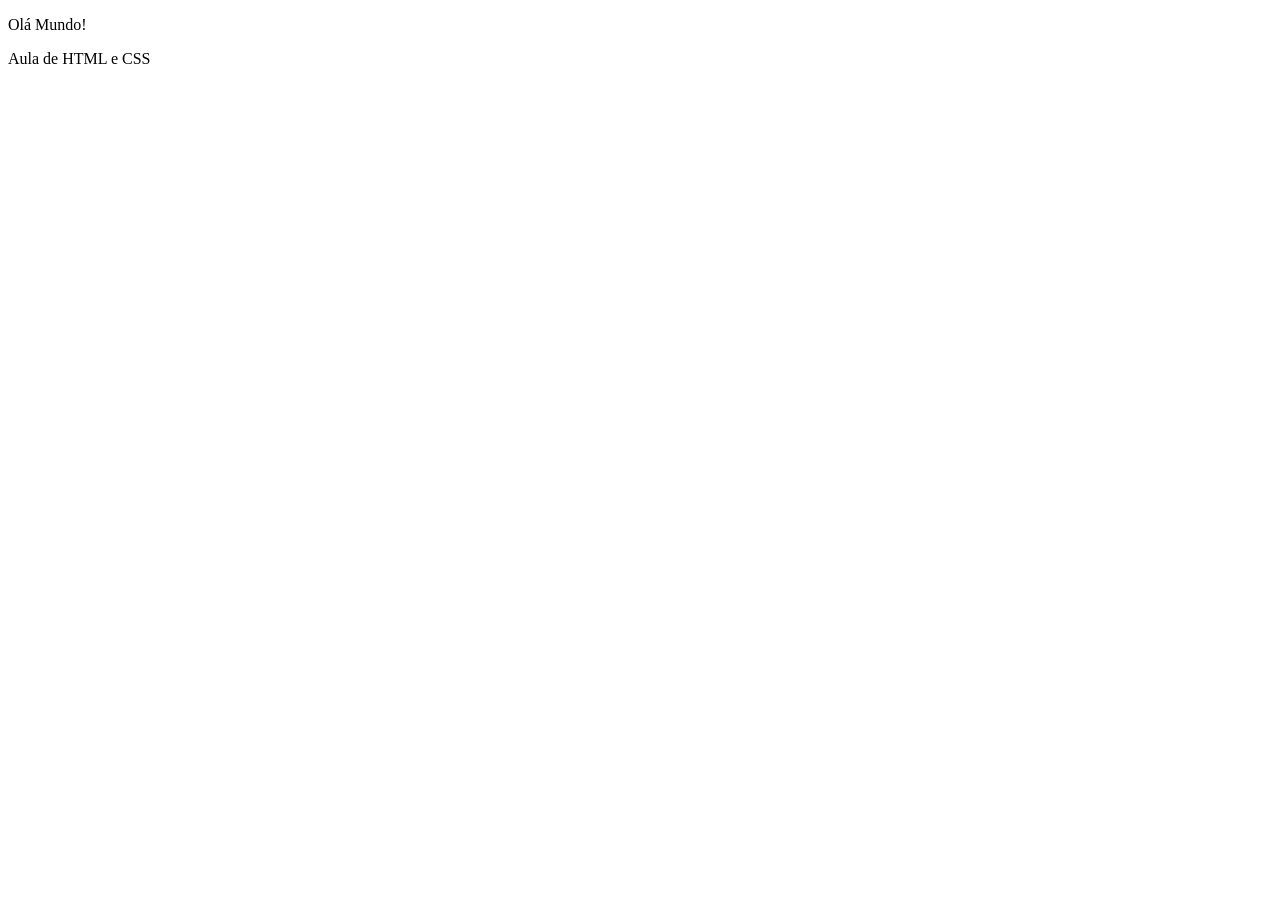
<file: Aula01/index.html>
<!DOCTYPE html>
<html lang="pt-br">
    <head>
        <meta charset="UTF-8">
        <meta name="viewport" content="width=device-width, initial-scale=1.0">
        <title>Primeiro Exemplo</title>
    </head>
    <body>
        <p>Olá Mundo!</p>
        <p>Aula de HTML e CSS</p>
    </body>
</html>
</file>
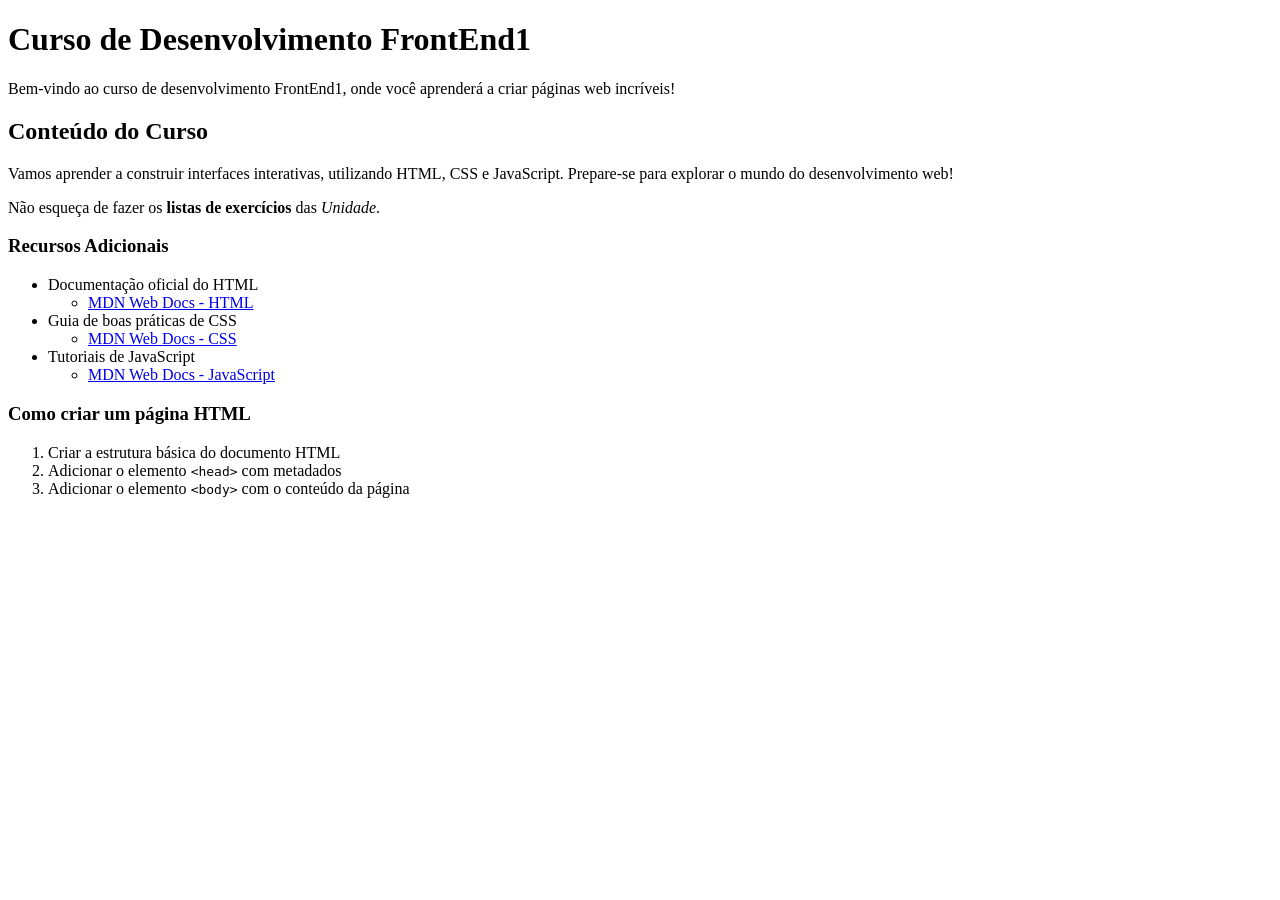
<file: Aula02/index.html>
<!-- Comentário -->
<!-- <head> <body> <p> <h1> até <h6> 
      <title> <meta> <em> 
      <ul> e <ol> <li> 
      <a> <img>-->
<!-- <!DOCTYPE html> = Declara para o navegador o uso do HTML5 -->
<!-- <html lang="pt-br"> = Define o idioma da página -->
<!-- <meta charset="UTF-8"> = Define o conjunto de caracteres UTF-8 -->
<!-- <meta name="viewport" ...> = Ajusta a visualização na tela de dispositivos móveis -->

<!-- Comentário -->
<!-- Comentário -->
<!-- Comentário -->

<!DOCTYPE html>
<html lang="pt-br">

<head>
    <meta charset="UTF-8">
    <meta name="viewport" content="width=device-width, initial-scale=1.0">
    <title>Aula de Script 01</title>
</head>
    <h1>Curso de Desenvolvimento FrontEnd1</h1>
    
    <p>Bem-vindo ao curso de desenvolvimento FrontEnd1, onde você aprenderá a criar páginas web incríveis!</p>
    
    <h2>Conteúdo do Curso</h2>
    
    <p>Vamos aprender a construir interfaces interativas, utilizando HTML, CSS e JavaScript. Prepare-se para explorar o mundo do desenvolvimento web!</p>
    <p> Não esqueça de fazer os <strong>listas de exercícios</strong> das <em>Unidade</em>.</p>

    <h3>Recursos Adicionais</h3>
    <!-- Linta sem ordem (bolinha) -->
    <ul>
        <li>Documentação oficial do HTML</li>
            <ul>
                <li><a href="https://developer.mozilla.org/pt-BR/docs/Web/HTML" target="_blank">MDN Web Docs - HTML</a></li>
            </ul>
        <li>Guia de boas práticas de CSS</li>
        <ul>
            <li> 
                <a href="https://developer.mozilla.org/pt-BR/docs/Web/CSS" target="_blank">MDN Web Docs - CSS</a>
            </li>
        </ul>
        <li>Tutoriais de JavaScript</li>
        <ul>
            <li>
                <a href="https://developer.mozilla.org/pt-BR/docs/Web/JavaScript" target="_blank">MDN Web Docs - JavaScript</a>
            </li>
        </ul>
    </ul>

    <h3>Como criar um página HTML</h3>
    <!-- Linta com ordem (números) -->
    <ol>
        <li>Criar a estrutura básica do documento HTML</li>
        <li>Adicionar o elemento <code>&lt;head&gt;</code> com metadados</li>
        <li>Adicionar o elemento <code>&lt;body&gt;</code> com o conteúdo da página</li>
    </ol>
<body>

</body>

</html>
</file>
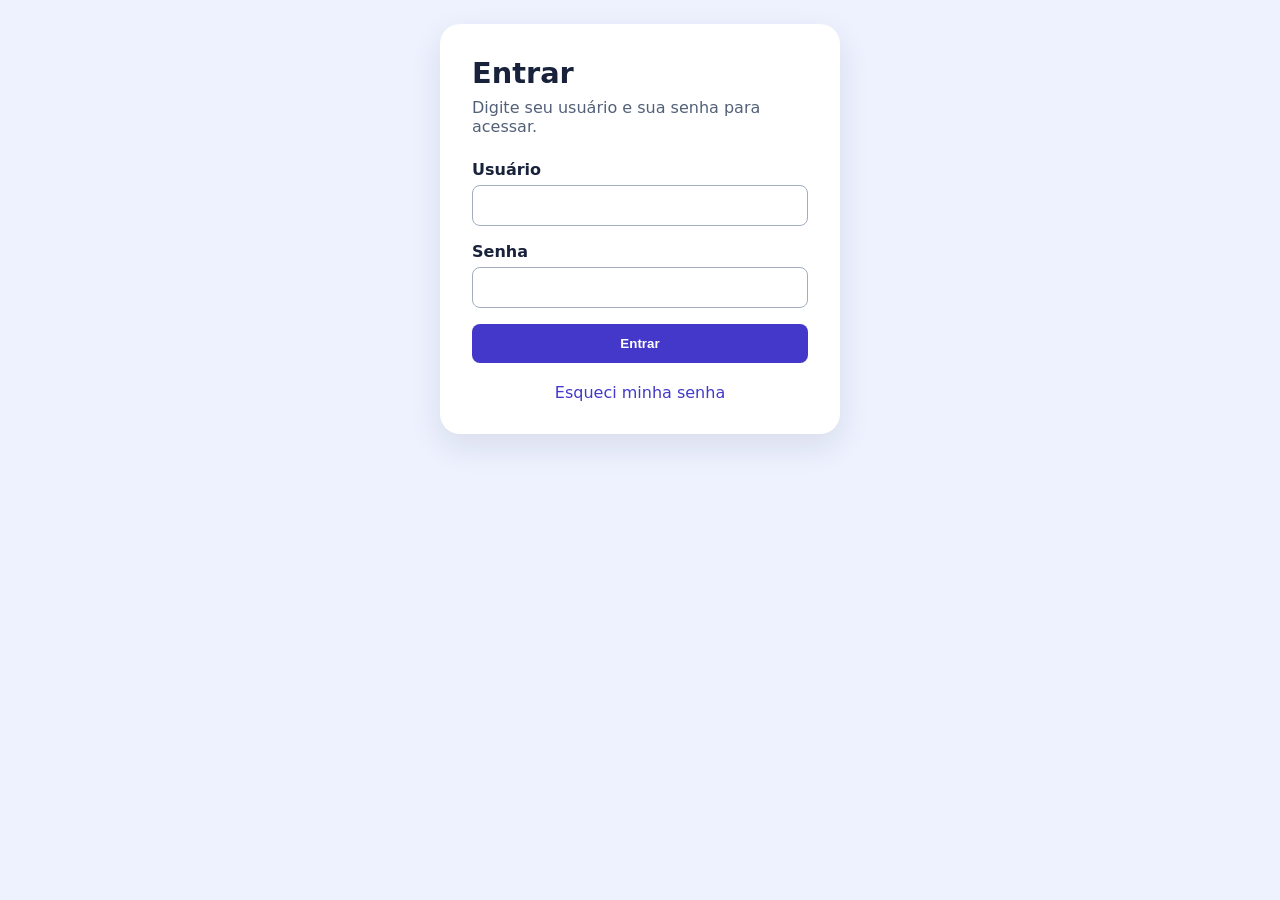
<file: Aula04/index.html>
<!DOCTYPE html>
<html lang="pt-BR">
    <head>
        <meta charset="UTF-8">
        <meta name="viewport" content="width=device-width, initial-scale=1.0">
        <title>Entrar no Sistema de Login</title>
        <!-- 
            Bloco de Comentário em HTML
            Commun inclir o Link para o arquivo CSS externo
            E o Script JavaScript externo, se necessário
         -->
            <link rel="stylesheet" href="css/style.css">
            <script src="js/script.js" defer></script>
    </head>
    
    <body>
        <main class="cartao">

            <header>
                <h1>Entrar</h1>
                <p class="descricao">Digite seu usuário e sua senha para acessar.</p>
            </header>

            <form id="form-login">
                <!-- Usuário -->
                <div class="campo">
                    <label for="usuario">Usuário</label>
                    <input type="text" id="usuario" name="usuario" autocomplete="username" required>
                </div>

                <div class="campo">
                    <label for="senha">Senha</label>
                    <input type="password" id="senha" name="senha" autocomplete="current-password" required>
                </div>
                <button type="submit">Entrar</button>
                <!-- Mensagem com o Status do Loign --> 
                <p id="mensagem-login" class="mensagem" role="status"></p>
            </form>

            <footer>
                <a href="recuperar.html">Esqueci minha senha</a>
            </footer>
        </main>

    </body>

</html>
</file>
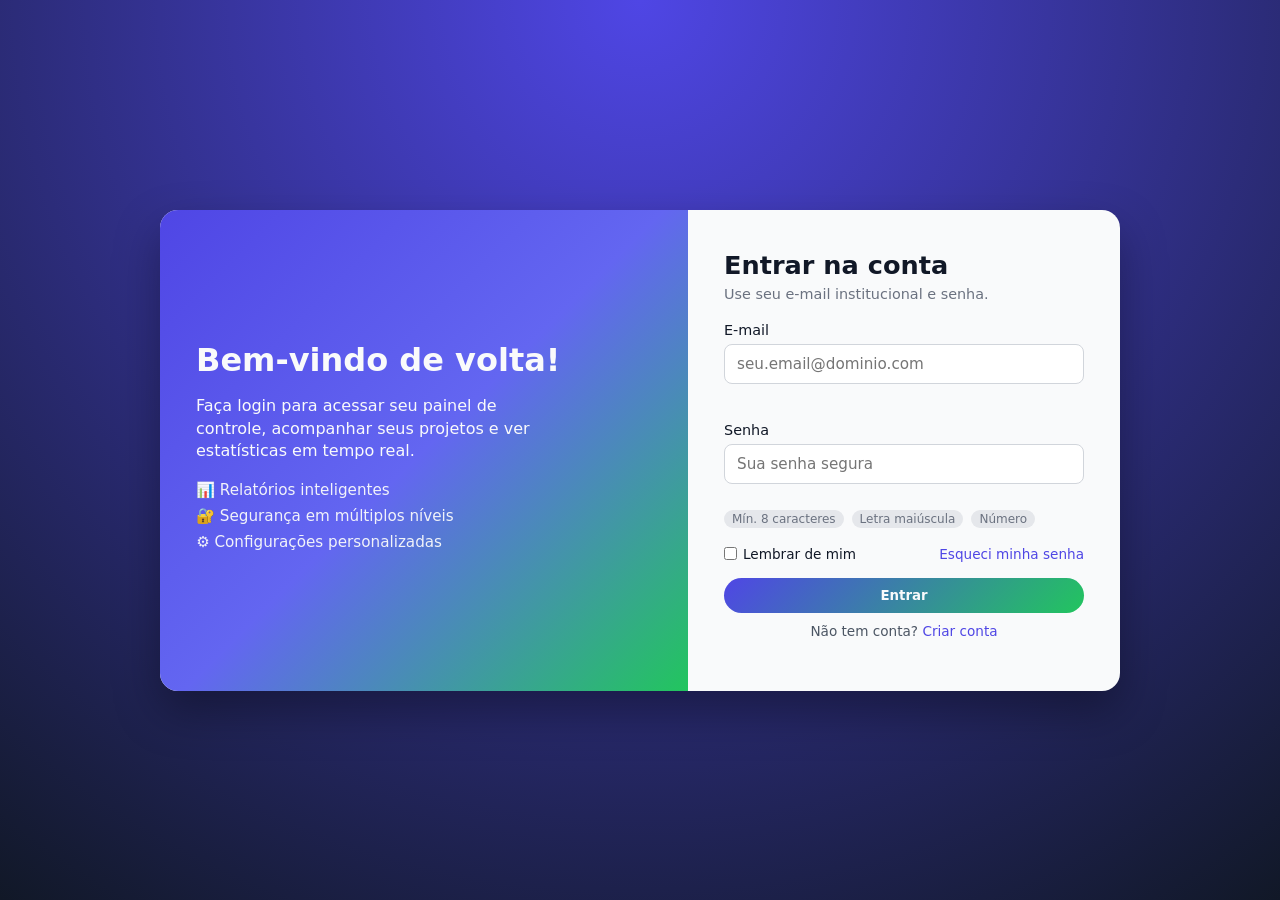
<file: Aula06/index.html>
<!DOCTYPE html>
<html lang="pt-BR">

<head>
    <meta charset="UTF-8" />
    <title>Login Recursivo</title>
    <link rel="stylesheet" href="css/styles.css" />
</head>

<body>
    <div class="login-page">
        <div class="login-card">
            <!-- Painel da esquerda: “propaganda” / texto -->
            <div class="login-side">
                <h1>Bem-vindo de volta!</h1>
                <p>
                    Faça login para acessar seu painel de controle,
                    acompanhar seus projetos e ver estatísticas em tempo real.
                </p>
                <ul>
                    <li>📊 Relatórios inteligentes</li>
                    <li>🔐 Segurança em múltiplos níveis</li>
                    <li>⚙️ Configurações personalizadas</li>
                </ul>
            </div>

            <!-- Painel da direita: formulário -->
            <div class="login-form">
                <h2>Entrar na conta</h2>
                <p class="subtitle">Use seu e-mail institucional e senha.</p>

                <form id="form-login" novalidate>
                    <div class="form-group">
                        <label for="email">E-mail</label>
                        <input type="email" id="email" name="email" placeholder="seu.email@dominio.com" />
                        <small class="error" id="error-email"></small>
                    </div>

                    <div class="form-group">
                        <label for="password">Senha</label>
                        <input type="password" id="password" name="password" placeholder="Sua senha segura" />
                        <small class="error" id="error-password"></small>

                        <div class="password-hints">
                            <span>Mín. 8 caracteres</span>
                            <span>Letra maiúscula</span>
                            <span>Número</span>
                        </div>
                    </div>

                    <div class="form-extra">
                        <label class="remember-me">
                            <input type="checkbox" id="remember" />
                            Lembrar de mim
                        </label>
                        <a href="#" class="forgot-link">Esqueci minha senha</a>
                    </div>

                    <button type="submit" class="btn-login">
                        Entrar
                    </button>

                    <p class="register-text">
                        Não tem conta? <a href="#">Criar conta</a>
                    </p>

                    <div id="result-message"></div>
                </form>
            </div>
        </div>
    </div>

    <script src="js/script.js"></script>
</body>

</html>
</file>
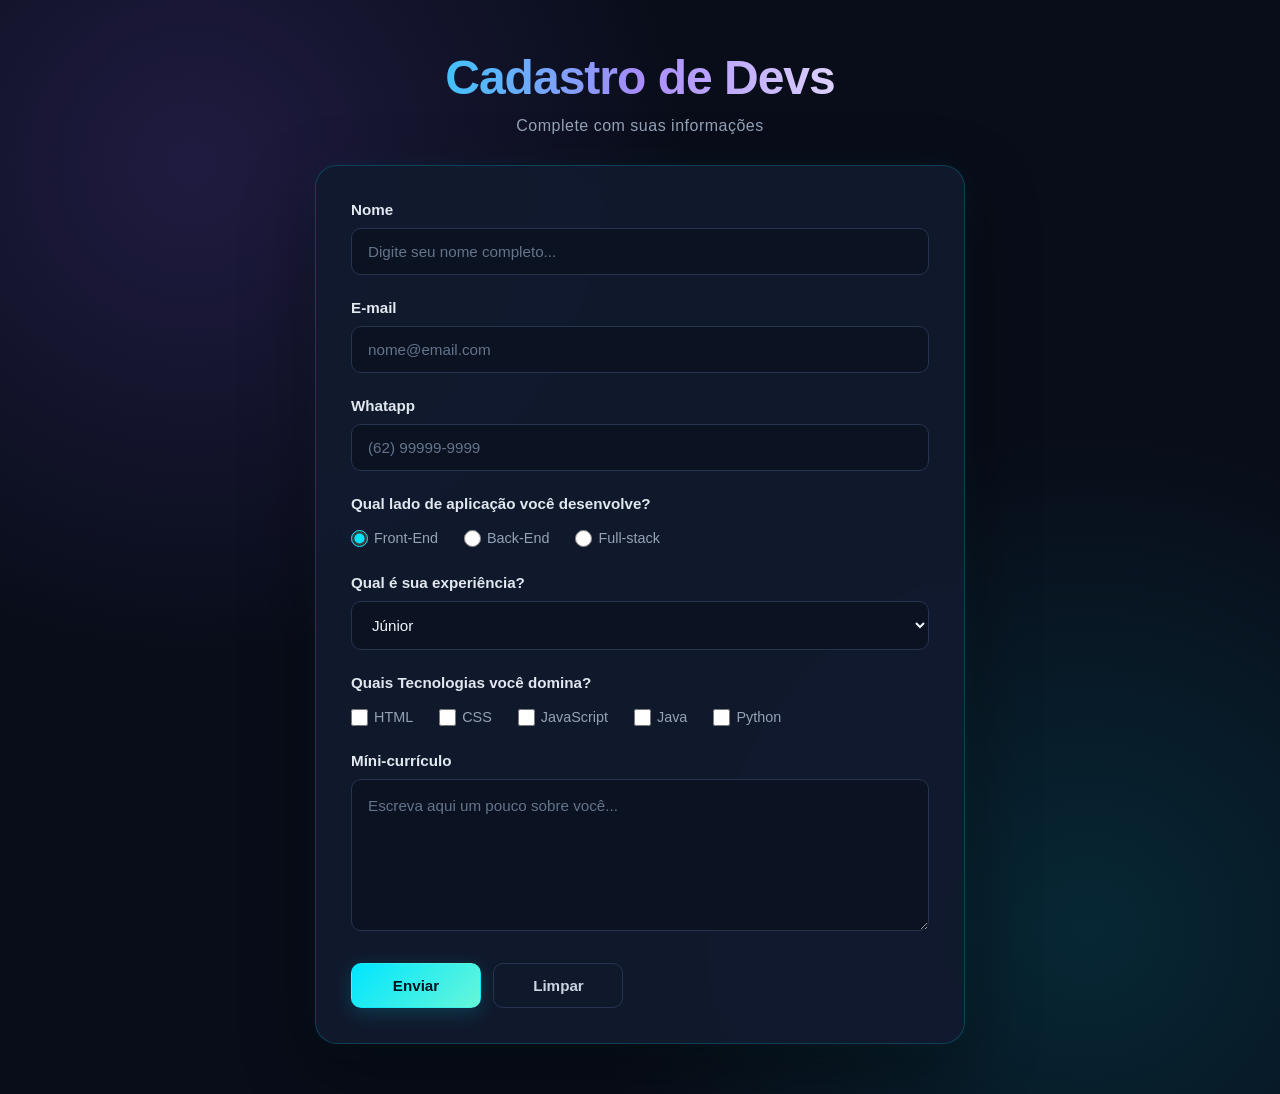
<file: Aula02/form.html>
<!DOCTYPE html>
<html lang="pt-br">

<head>
    <meta charset="UTF-8">
    <meta name="viewport" content="width=device-width, initial-scale=1.0">
    <title>Formulário 01</title>
    <!-- Link para o CSS -->
    <link rel="stylesheet" href="css/chatGPT.css">
</head>

<body>
    <!-- id = identificador única de um tag -->
    <div id="titulo">
        <h1>Cadastro de Devs</h1>
        <p>Complete com suas informações</p>
    </div>

    <!-- Incluir nosso formulário no frontend -->
    <form>
        <!-- filedset forma que ser trata de um agrupamento de campos relacionados (dados pessoas, pagamento)-->
        <filedset class="grupo">
            <div class="campo">
                <label for="nome">Nome</label>
                <input type="text" id="nome" name="nome" placeholder="Digite seu nome completo..." required>
            </div>
        </filedset>

        <filedset class="grupo">
            <div class="campo">
                <label for="email">E-mail</label>
                <input type="email" id="email" name="email" placeholder="nome@email.com">
            </div>
        </filedset>

        <filedset class="grupo">
            <div class="campo">
                <label for="whatapp">Whatapp</label>
                <input type="text" id="whatapp" name="whatapp" placeholder="(62) 99999-9999">
            </div>
        </filedset>

        <filedset class="grupo">
            <div class="campo">
                <label for="devtipo">Qual lado de aplicação você desenvolve?</label>
                <input type="radio" id="devtipo" name="devtipo" value="front" checked>
                <label class="radio" for="front">Front-End</label>
                <input type="radio" id="devtipo" name="devtipo" value="back">
                <label class="radio" for="front">Back-End</label>
                <input type="radio" id="devtipo" name="devtipo" value="full">
                <label class="radio" for="front">Full-stack</label>
            </div>
        </filedset>

        <filedset class="grupo">
            <div class="campo">
                <label for="experiencia">Qual é sua experiência?</label>
                <select id="experiencia" name="experiencia" required>
                    <option value="Júnior">Júnior</option>
                    <option value="Pleno">Pleno</option>
                    <option value="Sênior">Sênior</option>
                </select>
            </div>
        </filedset>

        <filedset class="grupo">
            <div class="campo">
                <label for="devtipo">Quais Tecnologias você domina?</label>
                <input type="checkbox" id="tec1" name="tec1" value="html">
                <label class="check" for="tec1">HTML</label>

                <input type="checkbox" id="tec2" name="tec2" value="css">
                <label class="check" for="tec2">CSS</label>

                <input type="checkbox" id="tec3" name="tec3" value="JS">
                <label class="check" for="tec3">JavaScript</label>

                <input type="checkbox" id="tec4" name="tec4" value="Java">
                <label class="check" for="tec4">Java</label>

                <input type="checkbox" id="tec5" name="tec5" value="Python">
                <label class="check" for="tec5">Python</label>
            </div>
        </filedset>

        <filedset class="grupo">
            <div class="campo">
                <label for="curriculo">Míni-currículo</label>
                <textarea id="curriculo" name="curriculo" rows="5" cols="33"
                    placeholder="Escreva aqui um pouco sobre você..."></textarea>
            </div>
        </filedset>

        <button class="botao" type="submit">Enviar</button>
        <button class="botao" type="reset">Limpar</button>

    </form>
</body>

</html>
</file>
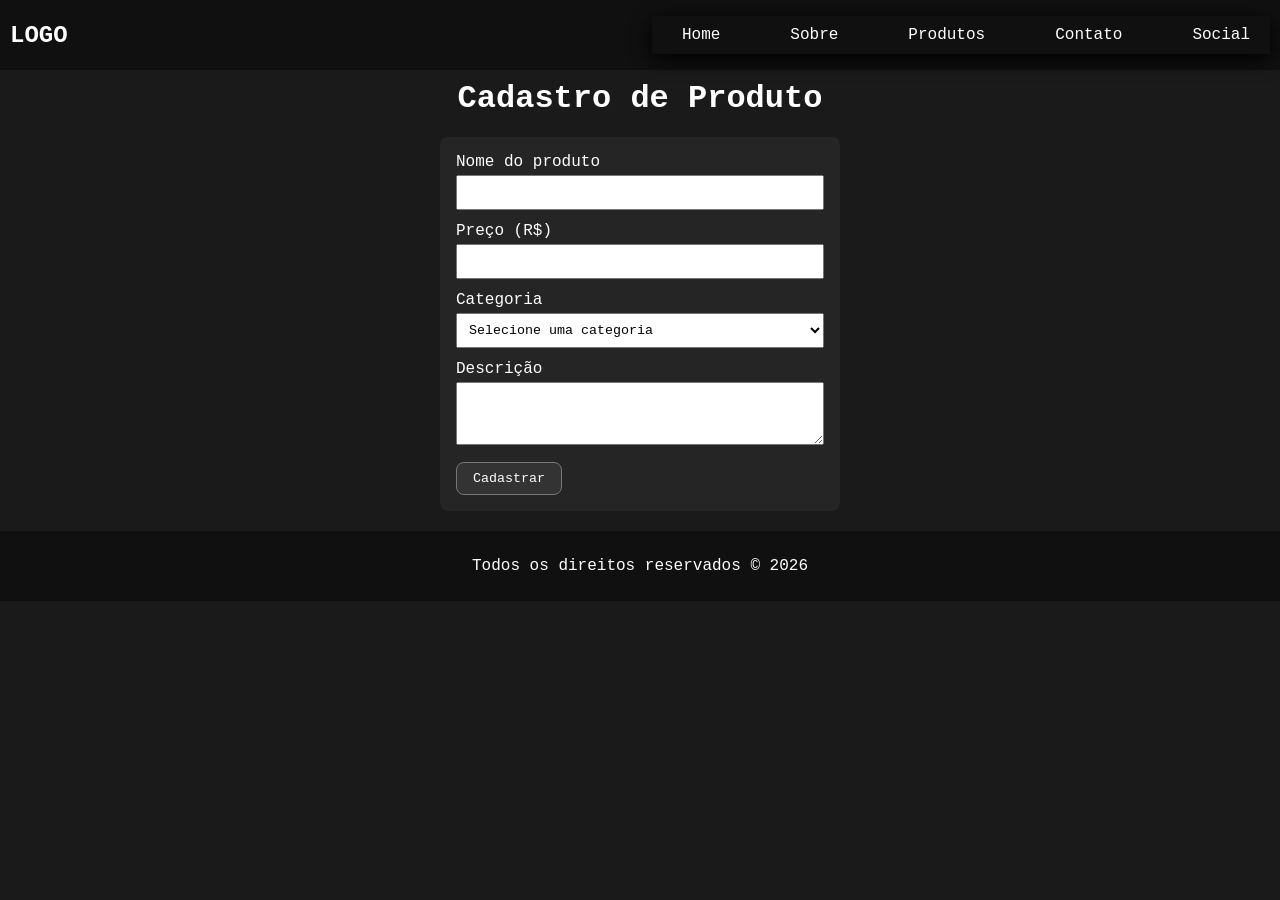
<file: Aula03/produtos.html>
<!DOCTYPE html>
<html lang="pt-BR">

<head>
    <meta charset="UTF-8">
    <meta name="viewport" content="width=device-width, initial-scale=1.0">
    <title>Cadastro de Produto</title>

    <!-- Carrega a mesma folha de estilos da galeria. -->
    <link rel="stylesheet" href="css/style.css">
</head>

<body>
    <header>
        <div class="logoMarca">LOGO</div>
        <nav>
            <ul class="menu">
                <li><a href="index.html">Home</a></li>
                <li><a href="#">Sobre</a></li>
                <li><a href="produtos.html">Produtos</a></li>
                <li><a href="#">Contato</a></li>
                <li><a href="#">Social</a></li>
            </ul>
        </nav>
    </header>

    <main>
        <h1>Cadastro de Produto</h1>

        <!-- action indica a página de destino.
             method="get" coloca os dados de teste na URL. -->
        <form class="form-produto" action="produtos.html" method="get">
            <!-- O for do rótulo deve ser igual ao id do campo.
                 name identifica o dado no envio.
                 required torna o preenchimento obrigatório. -->
            <label for="nome">Nome do produto</label>
            <input type="text" id="nome" name="nome" required>

            <!-- min define o menor preço. step permite usar centavos. -->
            <label for="preco">Preço (R$)</label>
            <input type="number" id="preco" name="preco" min="0.01" step="0.01" required>

            <!-- select cria uma lista de opções.
                 A primeira opção tem valor vazio para exigir uma escolha. -->
            <label for="categoria">Categoria</label>
            <select id="categoria" name="categoria" required>
                <option value="">Selecione uma categoria</option>
                <option value="informatica">Informática</option>
                <option value="eletronicos">Eletrônicos</option>
                <option value="acessorios">Acessórios</option>
            </select>

            <!-- textarea aceita várias linhas. A descrição é opcional. -->
            <label for="descricao">Descrição</label>
            <textarea id="descricao" name="descricao" rows="3"></textarea>

            <!-- submit aciona a validação e o envio do formulário. -->
            <button type="submit">Cadastrar</button>
        </form>
    </main>

    <footer>
        <p>Todos os direitos reservados &copy; 2026</p>
    </footer>
</body>

</html>
</file>
<file: Aula04/css/style.css>
/* Configurações Globais */
* {
    /* Com border-box, o padding e a borda entram no cálculo da largura. */
    box-sizing: border-box;
}

body {
    /* Remove a margem padrão do navegador. */
    margin: 0;     
    /* O Grid centraliza o cartão nos eixos vertical e horizontal. */
    display: grid;
    place-items: center;

    /* Deixa espaço entre o cartão e as bordas da tela. */
    padding: 24px;

    /* Usa a fonte do sistema, com uma alternativa genérica. */
    font-family: system-ui, sans-serif;

    /* Cor de fundo da página. */
    background: #eef2ff;

    /* Cor padrão dos textos. */
    color: #18223a;

}

/* Estilização da classe cartão */
.cartao {
    /* Ocupa a largura disponível em telas pequenas. */
    width: 100%;

    /* Limita a largura do cartão em telas maiores. */
    max-width: 400px;

    /* Cria espaço por dentro, ao redor do conteúdo. */
    padding: 32px;

    /* Fundo branco. */
    background: #ffffff;

    /* Arredonda os cantos. */
    border-radius: 20px;

    /* A sombra */
    /* 0 de deslocamento lateral */
    /* 12px para baixo */
    /* 32px de desfoque*/
    /* cor da sombra #18223a1a */
    box-shadow: 0 12px 32px #18223a1a;
}

h1 { 
    /* Remove a margem padrão do título. */
    margin: 0;

    /* 1,8 vez o tamanho de fonte do elemento html. */
    font-size: 1.8rem;
}

.descricao {
    /* 8px acima, 0 nas laterais e 24px abaixo. */
    margin: 8px 0 24px;

    /* Tom mais suave para o texto de apoio. */
    color: #526078;
}

/* Formulário */
.campo {
    /* Cria espaço abaixo de cada grupo. */
    margin-bottom: 16px;
}

label {
    /* Coloca o rótulo em uma linha própria. */
    display: block;

    /* Separa o rótulo do campo. */
    margin-bottom: 6px;

    /* Dá mais destaque ao texto do rótulo. */
    font-weight: 600;
}

input, 
button {
    /* Ocupa toda a largura disponível no formulário. */
    width: 100%;

    /* Cria espaço interno ao redor do texto. */
    padding: 12px;

    /* Arredonda os cantos. */
    border-radius: 8px;
}

input {
    /* Borda contínua, fina e cinza. */
    border: 1px solid #a0aec0;
}

button { 
    /* Remove a borda padrão do botão. */
    border: 0;

    /* Fundo roxo. */
    background: #4338ca;

    /* Texto branco. */
    color: #ffffff;

    /* Destaca o texto do botão. */
    font-weight: 600;

    /* Mostra o cursor em forma de mão. */
    cursor: pointer;
}

button:hover { 
    /* Escurece o fundo do botão. */
    background: #3730a3;
}

a {
    /* Remove o sublinhado do link. */
    text-decoration: none;

    /* Cor roxa para o link. */
    color: #4338ca;
}

.mensagem {
    /* Cria espaço acima da mensagem. */
    margin-top: 16px;

    /* Centraliza o texto da mensagem. */
    text-align: center;
}

/* O JavaScript adiciona esta classe quando a operação tem sucesso. */
.sucesso {
    /* Texto verde. */
    color: #166534;
    
}

/* O JavaScript adiciona esta classe quando o login falha. */
.erro {
    /* Texto vermelho. */
    color: #b91c1c;
    
}

footer { 
    /* Separa o rodapé do formulário. */
    margin-top: 20px;

    /* Centraliza o link. */
    text-align: center;
}
</file>
<file: Aula06/css/styles.css>
/* O seletor * aplica estas regras a todos os elementos da página. */
* {
  /* A largura declarada já inclui o padding e a borda. */
  box-sizing: border-box;

  /* Zera os espaçamentos padrão para defini-los ao longo do CSS. */
  margin: 0;
  padding: 0;

  /* O navegador usa a primeira fonte disponível da lista. */
  font-family: system-ui, -apple-system, BlinkMacSystemFont, "Segoe UI",
    sans-serif;
}

/* Fundo da página e centralização do cartão. */
body {
  /* 100vh corresponde à altura da área visível do navegador. */
  min-height: 100vh;

  /* Neste Flexbox, os dois alinhamentos centralizam na vertical e na horizontal. */
  display: flex;
  align-items: center;
  justify-content: center;

  /* O degradê circular parte do topo da página. */
  background: radial-gradient(circle at top, #4f46e5, #111827);
  color: #111827;
}

/* Área que envolve o cartão de login. */
.login-page {
  /* Ocupa a largura disponível até o limite de 1000px. */
  width: 100%;
  max-width: 1000px;

  /* Deixa espaço entre o cartão e as bordas da tela. */
  padding: 20px;
}

/* Cartão que contém o painel esquerdo e a área do formulário. */
.login-card {
  /* O Grid cria duas colunas. A primeira recebe uma fração maior do espaço. */
  display: grid;
  grid-template-columns: 1.1fr 0.9fr;

  background: #f9fafb;
  border-radius: 18px;

  /* Recorta o fundo dos painéis nos cantos arredondados do cartão. */
  overflow: hidden;

  /* A sombra desce 20px e tem um desfoque de 45px. */
  box-shadow: 0 20px 45px rgba(0, 0, 0, 0.35);
}

/* Painel esquerdo com o texto de boas-vindas. */
.login-side {
  background: linear-gradient(135deg, #4f46e5, #6366f1, #22c55e);
  color: #f9fafb;

  /* Espaço interno de 40px em cima e embaixo e 36px nas laterais. */
  padding: 40px 36px;

  /* Empilha os elementos e centraliza o conjunto na vertical. */
  display: flex;
  flex-direction: column;
  justify-content: center;
}

/* Seleciona o h1 que está dentro de .login-side. */
.login-side h1 {
  /* rem usa como referência o tamanho da fonte do elemento raiz (html). */
  font-size: 2rem;
  margin-bottom: 16px;
}

.login-side p {
  margin-bottom: 18px;

  /* A altura de cada linha é 1,4 vez o tamanho da fonte do parágrafo. */
  line-height: 1.4;
  max-width: 360px;
}

/* Remove os marcadores padrão da lista do painel. */
.login-side ul {
  list-style: none;
}

.login-side li {
  margin-bottom: 8px;
  font-size: 0.95rem;

  /* Deixa o item ligeiramente transparente. */
  opacity: 0.95;
}

/* Painel direito com o título e o formulário. */
.login-form {
  padding: 40px 36px;
  display: flex;
  flex-direction: column;
  justify-content: center;
}

.login-form h2 {
  font-size: 1.6rem;
  margin-bottom: 6px;
}

.subtitle {
  font-size: 0.9rem;
  color: #6b7280;
  margin-bottom: 20px;
}

/* Cada grupo reúne o rótulo, o campo e a mensagem de erro. */
.form-group {
  /* margin cria espaço externo abaixo do grupo. */
  margin-bottom: 18px;
}

.form-group label {
  /* O rótulo ocupa sua própria linha, acima do campo. */
  display: block;
  font-size: 0.9rem;
  margin-bottom: 6px;
  color: #111827;
}

.form-group input {
  /* O campo ocupa a largura do grupo e ganha espaço interno para o texto. */
  width: 100%;
  padding: 10px 12px;
  border-radius: 8px;
  border: 1px solid #d1d5db;

  /* Remove o contorno padrão. O destaque de foco é definido logo abaixo. */
  outline: none;
  font-size: 0.95rem;

  /* Suaviza as mudanças da borda, da sombra e do fundo. */
  transition: border-color 0.2s, box-shadow 0.2s, background 0.2s;
}

/* :focus se aplica quando o campo recebe foco por clique ou pela tecla Tab. */
.form-group input:focus {
  border-color: #4f46e5;

  /* Cria um anel de 2px ao redor do campo. */
  box-shadow: 0 0 0 2px rgba(79, 70, 229, 0.25);
  background: #eef2ff;
}

/* Formata as mensagens de erro exibidas abaixo dos campos. */
.error {
  display: block;
  margin-top: 4px;
  font-size: 0.8rem;
  color: #b91c1c;

  /* Reserva espaço mesmo com a mensagem vazia. */
  min-height: 16px;
}

/* Coloca as dicas da senha em linha, com 8px entre elas. */
.password-hints {
  display: flex;
  gap: 8px;
  margin-top: 6px;
  font-size: 0.75rem;
  color: #6b7280;

  /* Quando falta espaço, as dicas podem passar para a próxima linha. */
  flex-wrap: wrap;
}

/* Dá a cada dica um fundo cinza com pontas bem arredondadas. */
.password-hints span {
  background: #e5e7eb;
  padding: 2px 8px;
  border-radius: 999px;
}

/* Coloca “Lembrar de mim” e “Esqueci minha senha” em lados opostos. */
.form-extra {
  display: flex;
  justify-content: space-between;

  /* Alinha os dois elementos na vertical. */
  align-items: center;

  /* Margem de 8px no topo, zero nas laterais e 16px embaixo. */
  margin: 8px 0 16px;
  font-size: 0.85rem;
}

/* Alinha a caixa de seleção com o texto do rótulo. */
.remember-me {
  display: flex;
  align-items: center;
  gap: 6px;
}

.forgot-link {
  color: #4f46e5;
  text-decoration: none;
  font-weight: 500;
}

/* :hover se aplica quando o ponteiro passa sobre o link. */
.forgot-link:hover {
  text-decoration: underline;
}

/* Botão de envio do formulário. */
.btn-login {
  width: 100%;
  padding: 10px 0;
  border: none;
  border-radius: 999px;
  background: linear-gradient(135deg, #4f46e5, #22c55e);
  color: #f9fafb;
  font-weight: 600;

  /* Mostra o cursor em forma de mão sobre o botão. */
  cursor: pointer;
  margin-bottom: 10px;

  /* Suaviza o movimento e a mudança da sombra. */
  transition: transform 0.1s ease, box-shadow 0.15s ease;
}

/* Ao passar o ponteiro, o botão sobe 1px e ganha sombra. */
.btn-login:hover {
  transform: translateY(-1px);
  box-shadow: 0 8px 18px rgba(22, 163, 74, 0.55);
}

/* Enquanto está pressionado, o botão volta à posição inicial. */
.btn-login:active {
  transform: translateY(0);
  box-shadow: none;
}

/* Centraliza o texto abaixo do botão. */
.register-text {
  text-align: center;
  font-size: 0.85rem;
  color: #4b5563;
}

/* Formata apenas o link dentro de .register-text. */
.register-text a {
  color: #4f46e5;
  font-weight: 500;
  text-decoration: none;
}

.register-text a:hover {
  text-decoration: underline;
}

/* O # seleciona o elemento com id="result-message". */
#result-message {
  margin-top: 12px;
  font-size: 0.9rem;
  text-align: center;
}

/* A mensagem fica verde quando o JavaScript atribui a classe success. */
#result-message.success {
  color: #15803d;
}

/* A mensagem fica vermelha quando o JavaScript atribui a classe error. */
#result-message.error {
  color: #b91c1c;
}

/* Estas regras entram em ação quando a largura da tela é de até 800px. */
@media (max-width: 800px) {
  /* O cartão passa a ter uma coluna. */
  .login-card {
    grid-template-columns: 1fr;
  }

  /* O painel esquerdo sai do layout, deixando o formulário visível. */
  .login-side {
    display: none;
  }

  /* Reduz o espaço interno para aproveitar a largura disponível. */
  .login-form {
    padding: 28px 24px;
  }
}
</file>
<file: Aula02/css/chatGPT.css>
/* =========================================
   CADASTRO DE DEVS
   Tema: Dark Tech + Neon
   ========================================= */

/* 1. Configurações gerais */
* {
    margin: 0;
    padding: 0;
    box-sizing: border-box;
}

:root {
    --fundo: #080d19;
    --painel: #111a2e;
    --campo: #0b1222;
    --primaria: #00e5ff;
    --secundaria: #8b5cf6;
    --texto: #f1f5f9;
    --texto-secundario: #94a3b8;
    --borda: #26344f;
}

body {
    min-height: 100vh;
    padding: 50px 20px;
    font-family: "Segoe UI", Arial, sans-serif;
    color: var(--texto);

    background:
        radial-gradient(circle at 15% 15%,
            rgba(139, 92, 246, 0.18),
            transparent 35%),
        radial-gradient(circle at 85% 85%,
            rgba(0, 229, 255, 0.12),
            transparent 35%),
        var(--fundo);
}

/* 2. Cabeçalho */
#titulo {
    max-width: 650px;
    margin: 0 auto 30px;
    text-align: center;
    animation: aparecer 0.8s ease;
}

#titulo h1 {
    margin-bottom: 12px;
    font-size: clamp(2rem, 5vw, 3rem);
    font-weight: 800;
    letter-spacing: -1px;

    background: linear-gradient(90deg,
            var(--primaria),
            #a78bfa,
            #ffffff);

    background-clip: text;
    -webkit-background-clip: text;
    color: transparent;
}

#titulo p {
    color: var(--texto-secundario);
    font-size: 1rem;
    letter-spacing: 0.5px;
}

/* 3. Formulário principal */
form {
    width: 100%;
    max-width: 650px;
    margin: auto;
    padding: 35px;

    background: rgba(17, 26, 46, 0.94);
    border: 1px solid rgba(0, 229, 255, 0.2);
    border-radius: 22px;

    box-shadow:
        0 25px 70px rgba(0, 0, 0, 0.4),
        0 0 35px rgba(0, 229, 255, 0.05);

    backdrop-filter: blur(15px);
    animation: subir 0.8s ease;
}

/* 4. Grupos de campos */
.grupo {
    display: block;
    min-width: 0;
    margin-bottom: 24px;
    padding: 0;
    border: none;
}

.campo {
    display: flex;
    flex-direction: column;
    gap: 10px;
}

/* Rótulos principais */
.campo>label:first-child {
    color: #e2e8f0;
    font-size: 0.95rem;
    font-weight: 600;
}

/* 5. Campos de texto */
input[type="text"],
input[type="email"],
select,
textarea {
    width: 100%;
    padding: 14px 16px;

    color: var(--texto);
    background: var(--campo);

    border: 1px solid var(--borda);
    border-radius: 10px;
    outline: none;

    font-family: inherit;
    font-size: 0.95rem;

    transition:
        border-color 0.3s ease,
        box-shadow 0.3s ease,
        background 0.3s ease;
}

/* Texto dos placeholders */
input::placeholder,
textarea::placeholder {
    color: #64748b;
}

/* Efeito ao clicar nos campos */
input[type="text"]:focus,
input[type="email"]:focus,
select:focus,
textarea:focus {
    border-color: var(--primaria);
    background: #101b30;

    box-shadow:
        0 0 0 3px rgba(0, 229, 255, 0.12),
        0 0 18px rgba(0, 229, 255, 0.08);
}

/* 6. Lista de experiência */
select {
    cursor: pointer;
}

select option {
    color: var(--texto);
    background: var(--painel);
}

/* 7. Radio buttons e checkboxes */

/* Organiza as opções horizontalmente */
.campo:has(input[type="radio"]),
.campo:has(input[type="checkbox"]) {
    display: flex;
    flex-direction: row;
    flex-wrap: wrap;
    align-items: center;
    gap: 12px;
}

/* Pergunta ocupa a linha inteira */
.campo:has(input[type="radio"])>label:first-child,
.campo:has(input[type="checkbox"])>label:first-child {
    flex-basis: 100%;
    margin-bottom: 4px;
}

/* Estiliza os controles */
.campo input[type="radio"],
.campo input[type="checkbox"] {
    width: 17px;
    height: 17px;
    margin: 0;

    accent-color: var(--primaria);
    cursor: pointer;
    flex-shrink: 0;
}

/* Rótulos das opções */
.campo label.radio,
.campo label.check {
    display: inline-flex;
    align-items: center;

    margin: 0 14px 0 0;
    color: var(--texto-secundario);

    font-size: 0.9rem;
    line-height: 1.5;
    cursor: pointer;

    transition: color 0.2s ease;
}

/* Aproxima o texto do respectivo controle */
.campo input[type="radio"]+label.radio,
.campo input[type="checkbox"]+label.check {
    margin-left: -6px;
}

/* Efeito ao passar o mouse */
.campo label.radio:hover,
.campo label.check:hover {
    color: var(--primaria);
}

/* 8. Área de texto */
textarea {
    min-height: 130px;
    resize: vertical;
    line-height: 1.6;
}

/* 9. Botões */
.botao {
    min-width: 130px;
    margin: 8px 8px 0 0;
    padding: 13px 25px;

    border: 1px solid transparent;
    border-radius: 10px;

    font-family: inherit;
    font-size: 0.95rem;
    font-weight: 700;
    cursor: pointer;

    transition:
        transform 0.25s ease,
        box-shadow 0.25s ease,
        background 0.25s ease;
}

/* Botão Enviar */
.botao[type="submit"] {
    color: #06111e;

    background: linear-gradient(135deg,
            var(--primaria),
            #67f7d8);

    box-shadow: 0 5px 20px rgba(0, 229, 255, 0.18);
}

.botao[type="submit"]:hover {
    transform: translateY(-3px);
    box-shadow: 0 10px 28px rgba(0, 229, 255, 0.3);
}

/* Botão Limpar */
.botao[type="reset"] {
    color: #cbd5e1;
    background: transparent;
    border-color: var(--borda);
}

.botao[type="reset"]:hover {
    color: white;
    background: #26344f;
    border-color: #64748b;
    transform: translateY(-2px);
}

/* Efeito ao pressionar os botões */
.botao:active {
    transform: scale(0.97);
}

/* 10. Animações */
@keyframes aparecer {
    from {
        opacity: 0;
        transform: translateY(-15px);
    }

    to {
        opacity: 1;
        transform: translateY(0);
    }
}

@keyframes subir {
    from {
        opacity: 0;
        transform: translateY(20px);
    }

    to {
        opacity: 1;
        transform: translateY(0);
    }
}

/* 11. Responsividade */
@media (max-width: 600px) {
    body {
        padding: 30px 14px;
    }

    form {
        padding: 24px 18px;
        border-radius: 16px;
    }

    #titulo h1 {
        font-size: 2rem;
    }

    /* Permite que as opções quebrem a linha
       quando não houver espaço suficiente */
    .campo:has(input[type="radio"]),
    .campo:has(input[type="checkbox"]) {
        column-gap: 10px;
        row-gap: 14px;
    }

    .campo label.radio,
    .campo label.check {
        margin-right: 8px;
    }

    /* Botões ocupam a largura disponível */
    .botao {
        width: 100%;
        margin: 6px 0;
    }
}
</file>
<file: Aula03/css/style.css>
/* Resetar o HTML */
* {
    margin: 0;
    padding: 0;
    box-sizing: border-box;
    font-family: 'Courier New', Courier, monospace;
}
body {
    width: 100%;    /* Ocupa toda a largura disponível.*/
    height: 100vh; /* Define a altura como a altura da janela. */
    background-color: #1a1a1a; /* Aplica o fundo cinza-escuro à página. */
}

/* CABEÇALHO */
header {
    width: 100%;
    height: 70px;                       /* Define uma altura fixa de 70 pixels. */
    padding: 10px;                      /* Afasta o conteúdo das bordas do cabeçalho. */
    background-color: #101010;

    display: flex;                      /* Coloca a marca e o nav lado a lado. */
    align-items: center;                /* Centraliza os itens na vertical. */
    justify-content: space-between;     /* Distribui o espaço livre entre a marca e o menu. */
    flex-wrap: wrap;                    /* Permite que um item passe para outra linha. */
}

ul {
    list-style: none;                   /* Remove os marcadores da lista */
    display: flex;                      /* Usa flexbox para layout */
    flex-wrap: wrap;                    /* Permite quebrar a linha quando faltar espaço. */
    gap: 20px;                          /* Deixa 20 pixels entre os itens da lista. */
    box-shadow: 0px 5px 20px #000;    /* Sombra preta com 0 de deslocamento horizontal, 5 pixels para baixo e 20 pixels de desfoque. */
}

.menu {
    list-style: none;
    display: flex;
}

/* Seleciona os links <a> dentro dos itens <li> da lista .menu. */
.menu li a {
    color: #ffffff;         /* Define o texto do link como branco. */
    display: block;           /* Faz o link se comportar como bloco dentro do li. */
    text-decoration: none;    /* Retira o sublinhado do link. */
    margin-left: 10px;        /* Cria espaço externo à esquerda. */
    padding: 10px 20px;       /* 10 px em cima e embaixo, 20 px nas laterais. */
    border-radius: 8px;         /* Arredonda os cantos da área do link. */

    transition: background-color 0.3s ease;  /* A cor de fundo muda suavemente ao entrar e sair com o mouse. */
}

.menu li a:hover {
    background-color: #333;
    color: #fff;      /* #fff é uma forma curta de escrever #ffffff. */
}

.logoMarca {
    color: #ffffff;
    font-size: 24px;    /* Define o tamanho das letras da marca. */
    font-weight: bold;  /* Coloca o texto em negrito. */
    text-decoration: none;  /* Retira decorações como sublinhado. */
}

/* main */
main {
    color: #ffffff;       /* Define a cor do texto dentro de main. */
    text-align: center;     /* Centraliza textos como o título Produtos. */
    margin-top: 10px;       /* Cria espaço acima do conteúdo principal. */
}

/* GALERIA */
section { 
    max-width: 1024px;  /* Limita a largura da galeria. */
    margin: 0 auto;     /* Centraliza a seção com margens laterais iguais. */
    display: flex;      /* Organiza os cartões lado a lado. */
    flex-wrap: wrap;    /* Passa cartões para outra linha se necessário. */
    justify-content: center;     /* Centraliza os cartões em cada linha. */
    gap: 20px;          /* Cria espaço entre os cartões. */
}

section img {
    width: 100%; /* A imagem acompanha a largura do cartão. */
    height: 200px; /* Todas as imagens ficam com a mesma altura. */
    object-fit: cover;  /* Preenche a área mantendo a proporção.
                        Partes da foto podem ser cortadas. */
    border-radius: 8px; /* Arredonda os cantos da imagem. */
}

section div {
    flex: 1 1 250px;
    /* Primeiro 1: permite que o cartão cresça quando sobra espaço.
       Segundo 1: permite que ele encolha quando falta espaço.
       250px: tamanho inicial usado pelo Flexbox no cálculo da largura. */

    min-width: 200px; /* Limita o quanto o cartão pode encolher. */
    max-width: 300px; /* Limita o quanto o cartão pode crescer. */
    margin: 10px;     /* Espaço externo ao redor de cada cartão.
                         Esse espaço se soma ao gap da section. */

    background-color: #252525;
    border-radius: 8px;
    overflow: hidden;   /* Recorta o que ultrapassar os limites do cartão. */
    display: flex;      /* Usa Flexbox dentro do cartão para alinhar a foto. */
    align-items: center; /* Centraliza a foto na vertical. */
    justify-content: center; /* Centraliza a foto na horizontal. */
}

/* RODAPÉ */
footer { 
    width: 100%;
    height: 70px;
    padding: 10px;
    background-color: #101010;

    display: flex; /* Organiza a lista e o parágrafo lado a lado. */
    flex-wrap: wrap; /* Permite que o parágrafo passe para outra linha. */
    align-items: center; /* Centraliza os itens na vertical em cada linha. */
    justify-content: center; /* Centraliza os itens na horizontal. */
}

.rodape {
    list-style: none;
    display: flex;
}

.rodape li a {
    color: #ffffff;
    display: block; /* Faz o link se comportar como bloco dentro do li. */
    text-decoration: none; /* Retira o sublinhado do link. */
    margin-left: 10px; /* Espaço do lado de fora do link. */
    padding: 10px 20px; /* Espaço interno que amplia a área clicável. */
    border-radius: 8px;
}

    .rodape li a:hover {
        background-color: #333;
        color: #fff;
        transition: background-color 0.3s ease;
            /* A cor de fundo muda suavemente ao entrar e sair com o mouse. */
    }

    footer p {
        color: #ffffff;
    }

.form-produto {
    max-width: 400px;
    /* Limita a largura em telas grandes. */
    margin: 20px auto;
    /* Centraliza o formulário na página. */
    padding: 16px;
    /* Cria espaço por dentro da caixa. */
    background-color: #252525;
    border-radius: 8px;
    text-align: left;
    /* Alinha os rótulos à esquerda. */
}

/* Os rótulos aparecem em uma linha acima de cada campo. */
.form-produto label {
    display: block;
    margin-bottom: 4px;
}

/* Os campos ocupam toda a largura interna do formulário. */
.form-produto input,
.form-produto select,
.form-produto textarea {
    width: 100%;
    padding: 8px;
    /* Espaço dentro do campo. */
    margin-bottom: 12px;
    /* Espaço abaixo do campo. */
}

.form-produto button {
    padding: 8px 16px;
    background-color: #333;
    color: white;
    border: 1px solid #777;
    border-radius: 8px;
}

.form-produto button:hover {
    background-color: #555;
}
</file>
